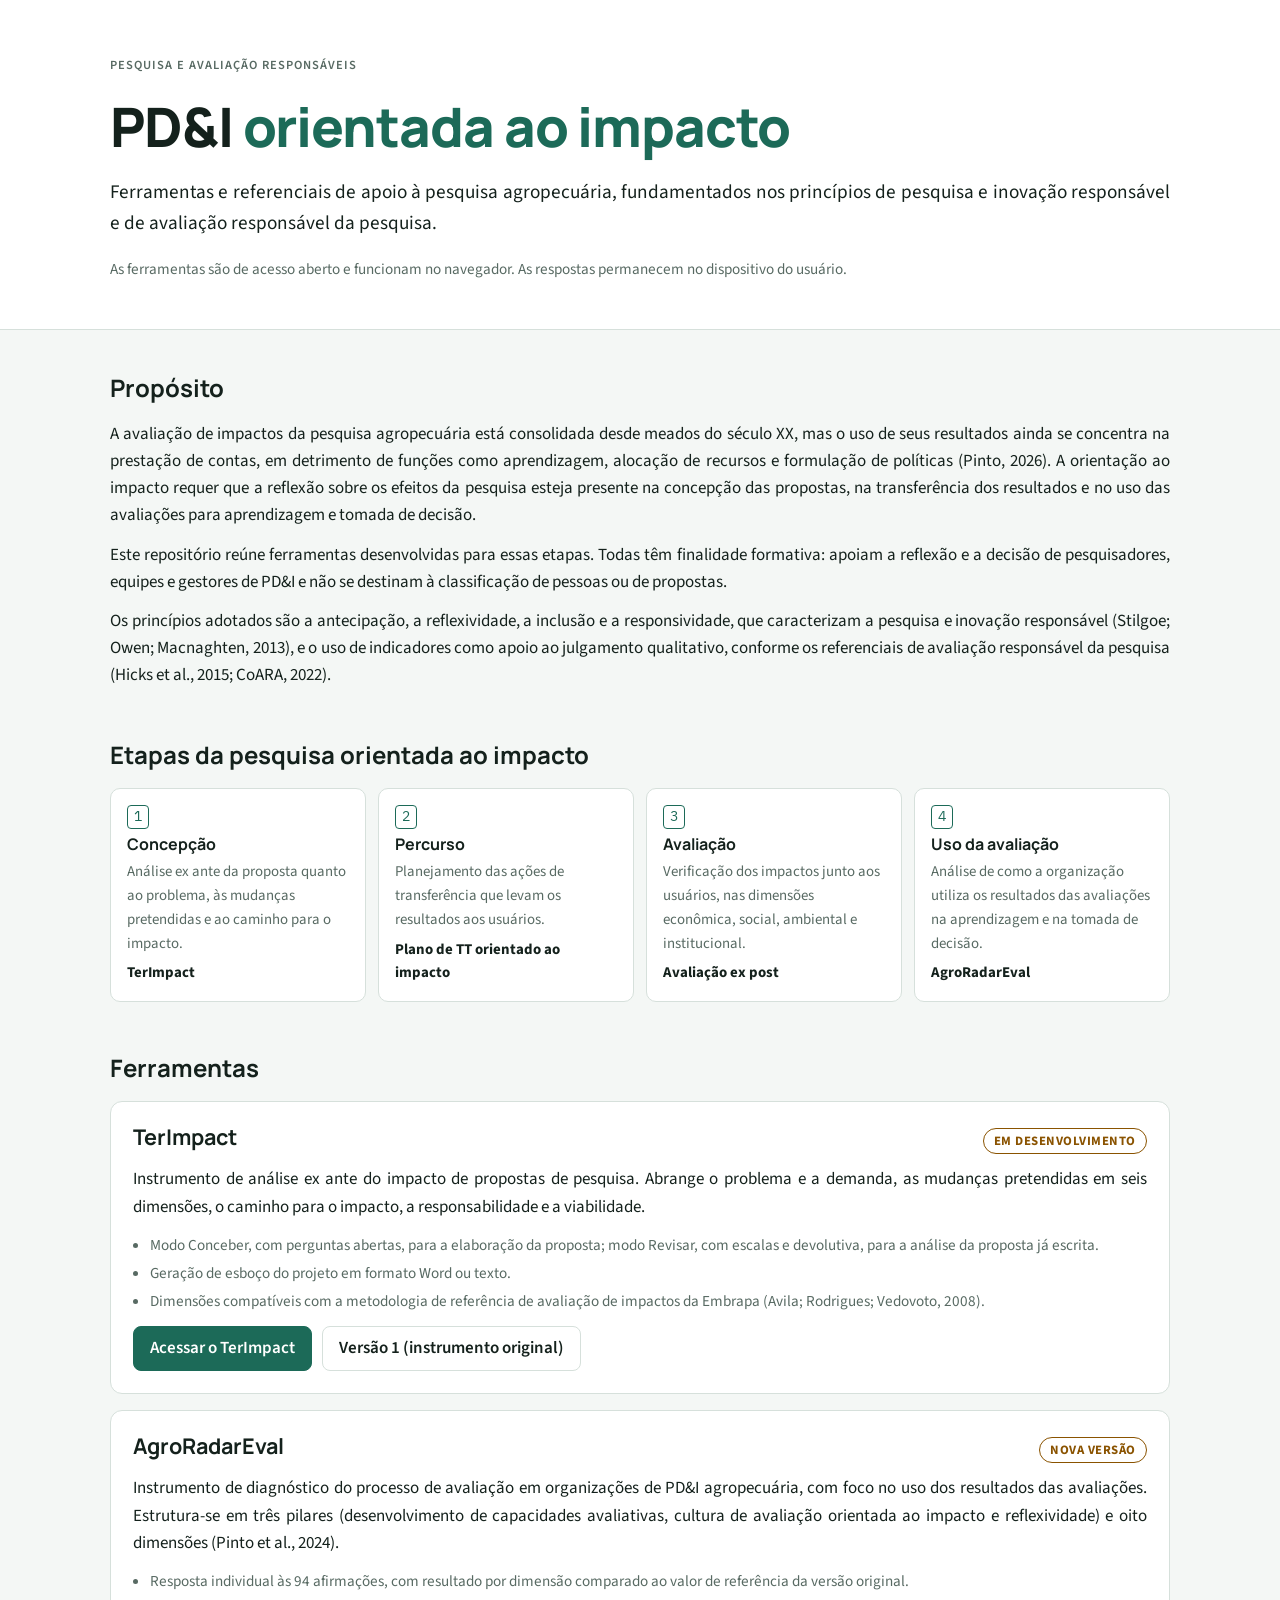
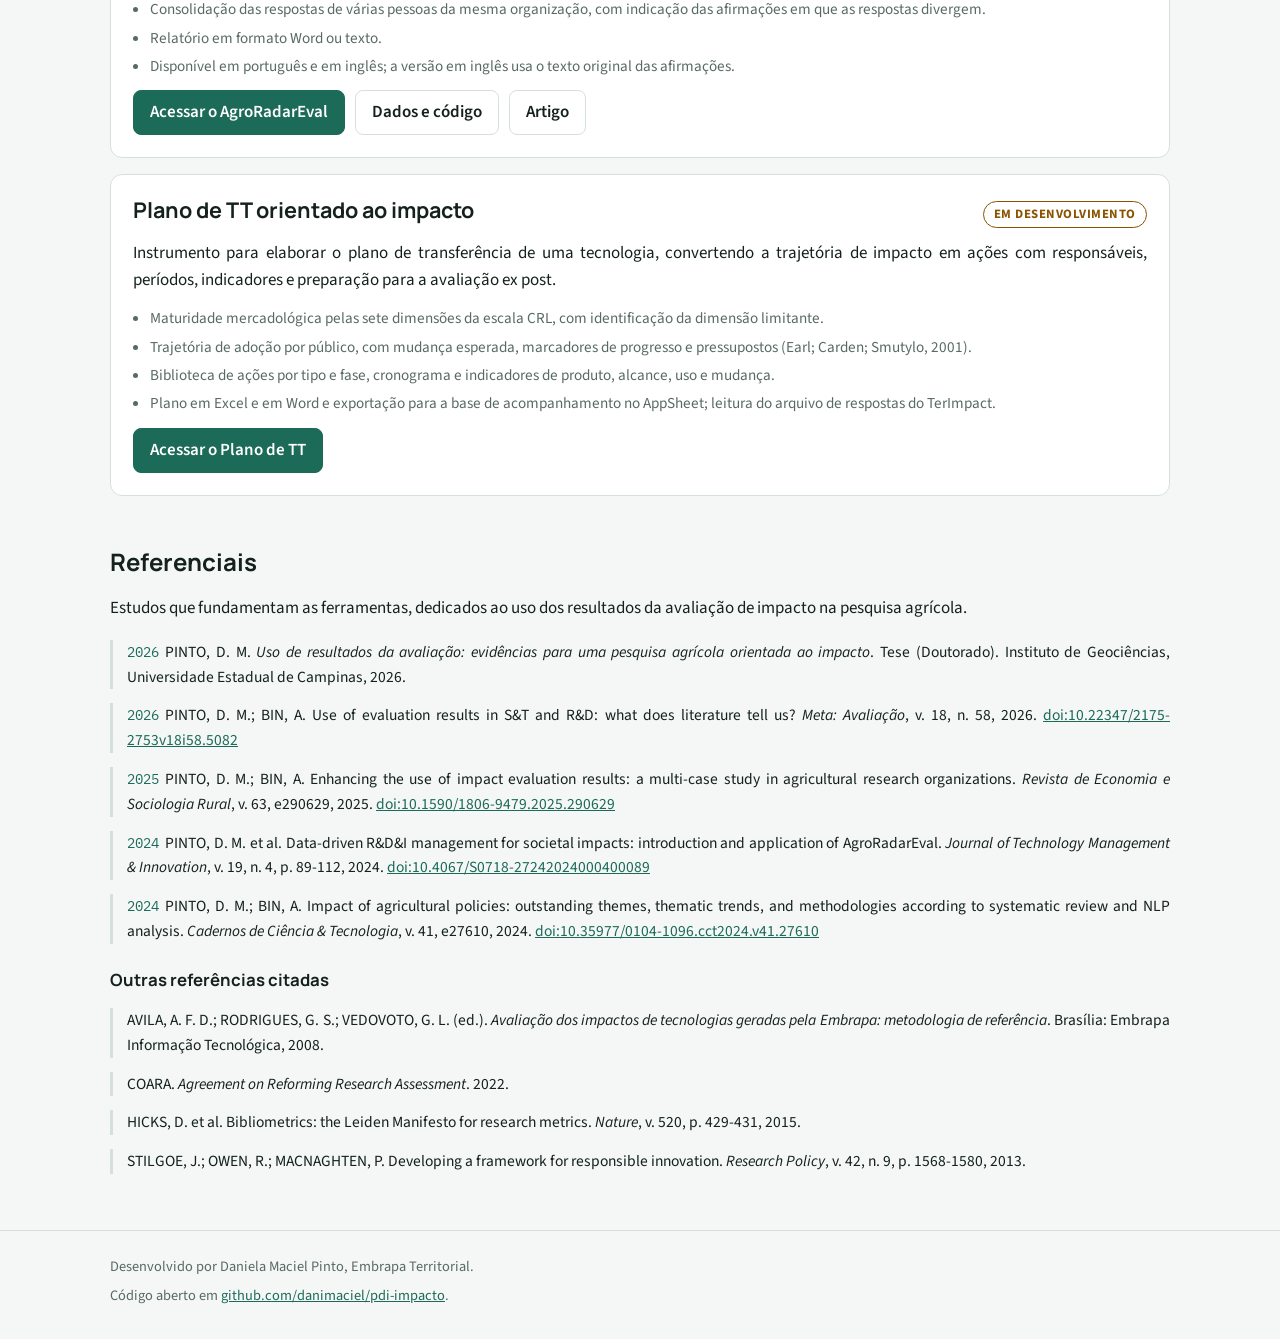
<file: index.html>
<!doctype html>
<html lang="pt-BR">
<head>
<meta charset="utf-8">
<meta name="viewport" content="width=device-width, initial-scale=1, viewport-fit=cover">
<title>PD&amp;I orientada ao impacto</title>
<meta name="description" content="Ferramentas e referenciais para uma pesquisa agropecuária orientada ao impacto, com base em pesquisa e inovação responsável e em avaliação responsável da pesquisa.">
<link rel="preconnect" href="https://fonts.googleapis.com">
<link rel="preconnect" href="https://fonts.gstatic.com" crossorigin>
<link rel="stylesheet" href="https://fonts.googleapis.com/css2?family=IBM+Plex+Mono:wght@500&family=Manrope:wght@600;700;800&family=Source+Sans+3:wght@400;600;700&display=swap">
<style>
/* Layout: coluna de leitura com faixa de abertura, ciclo em quatro tempos e cartões das ferramentas. */
:root {
  --bg: #f4f7f5; --surface: #ffffff; --fg: #14211c; --muted: #586a63; --line: #d6e0db;
  --accent: #1c6a58; --accent-fg: #ffffff; --accent-soft: #e1efe9; --earth: #8a5300;
  --font-display: "Manrope", "Segoe UI", system-ui, sans-serif;
  --font-body: "Source Sans 3", "Segoe UI", system-ui, sans-serif;
  --font-mono: "IBM Plex Mono", ui-monospace, monospace;
}
@media (prefers-color-scheme: dark) {
  :root:not([data-theme="light"]) {
    --bg: #0e1412; --surface: #161f1c; --fg: #e3ebe7; --muted: #98a9a2; --line: #2a3632;
    --accent: #5dbfa3; --accent-fg: #08201a; --accent-soft: #1a2f28; --earth: #e3a64c; color-scheme: dark;
  }
}
:root[data-theme="dark"] {
  --bg: #0e1412; --surface: #161f1c; --fg: #e3ebe7; --muted: #98a9a2; --line: #2a3632;
  --accent: #5dbfa3; --accent-fg: #08201a; --accent-soft: #1a2f28; --earth: #e3a64c; color-scheme: dark;
}
* { box-sizing: border-box; }
html { padding-top: env(safe-area-inset-top, 0px); padding-bottom: env(safe-area-inset-bottom, 0px); }
body { margin: 0; background: var(--bg); color: var(--fg); font-family: var(--font-body); font-size: 17px; line-height: 1.6; }
h1, h2, h3 { font-family: var(--font-display); line-height: 1.2; text-wrap: balance; margin: 0; }
p { margin: 0; }
a { color: var(--accent); }
:focus-visible { outline: 3px solid var(--accent); outline-offset: 2px; }
.wrap { max-width: 1100px; margin: 0 auto; padding-left: max(20px, env(safe-area-inset-left, 0px)); padding-right: max(20px, env(safe-area-inset-right, 0px)); }
.eyebrow { font-size: 0.78rem; text-transform: uppercase; letter-spacing: 0.08em; color: var(--muted); font-weight: 600; }

.hero { background: var(--surface); border-bottom: 1px solid var(--line); }
.hero .wrap { padding-block: 56px 48px; display: grid; gap: 18px; }
.hero h1 { font-size: clamp(2.2rem, 6vw, 3.4rem); font-weight: 800; letter-spacing: -0.02em; }
.hero h1 span { color: var(--accent); }
.hero .lead { font-size: 1.2rem; }
.hero .meta { color: var(--muted); font-size: 0.95rem; }

main .wrap { padding-block: 44px 56px; display: grid; gap: 52px; }
section { display: grid; gap: 18px; }
section > h2 { font-size: 1.5rem; }
.prose { display: grid; gap: 12px; }

.cycle { list-style: none; margin: 0; padding: 0; display: grid; grid-template-columns: repeat(4, minmax(0, 1fr)); gap: 12px; counter-reset: c; }
@media (max-width: 760px) { .cycle { grid-template-columns: repeat(2, minmax(0, 1fr)); } }
@media (max-width: 440px) { .cycle { grid-template-columns: 1fr; } }
.cycle li { background: var(--surface); border: 1px solid var(--line); border-radius: 10px; padding: 16px; display: grid; gap: 6px; align-content: start; counter-increment: c; min-width: 0; }
.cycle li::before { content: counter(c); font-family: var(--font-mono); font-size: 0.85rem; color: var(--accent); border: 1px solid var(--accent); border-radius: 4px; padding: 0 6px; justify-self: start; }
.cycle h3 { font-size: 1rem; }
.cycle p { font-size: 0.93rem; color: var(--muted); }
.cycle .tool { font-weight: 700; color: var(--fg); }

.tools { display: grid; gap: 16px; }
.tool-card { background: var(--surface); border: 1px solid var(--line); border-radius: 12px; padding: 22px; display: grid; gap: 12px; min-width: 0; }
.tool-head { display: flex; flex-wrap: wrap; align-items: baseline; justify-content: space-between; gap: 8px 16px; }
.tool-card h3 { font-size: 1.35rem; }
.status { font-size: 0.8rem; font-weight: 700; letter-spacing: 0.04em; text-transform: uppercase; padding: 2px 10px; border-radius: 999px; border: 1px solid currentColor; }
.status.dev { color: var(--earth); }
.status.ok { color: var(--accent); }
.status.soon { color: var(--muted); }
.tool-card ul { margin: 0; padding-left: 1.1em; display: grid; gap: 4px; color: var(--muted); font-size: 0.95rem; }
.actions { display: flex; flex-wrap: wrap; gap: 10px; }
.btn { display: inline-flex; align-items: center; min-height: 44px; padding: 8px 16px; border-radius: 8px; border: 1px solid var(--line); background: var(--surface); color: var(--fg); font-weight: 600; text-decoration: none; }
.btn:hover { border-color: var(--accent); }
.btn.primary { background: var(--accent); border-color: var(--accent); color: var(--accent-fg); }

.refs { list-style: none; margin: 0; padding: 0; display: grid; gap: 14px; }
.refs li { padding-left: 14px; border-left: 3px solid var(--line); font-size: 0.97rem; }
.refs .year { font-family: var(--font-mono); font-size: 0.85rem; color: var(--accent); margin-right: 6px; }
p, .refs li, .tool-card li { text-align: justify; hyphens: auto; }
.cycle p { text-align: left; }
.refs + h3 { font-size: 1.05rem; margin-top: 8px; }

footer { border-top: 1px solid var(--line); }
footer .wrap { padding-block: 24px 32px; color: var(--muted); font-size: 0.9rem; display: grid; gap: 6px; }
</style>
</head>
<body>
<header class="hero">
  <div class="wrap">
    <p class="eyebrow">Pesquisa e avaliação responsáveis</p>
    <h1>PD&amp;I <span>orientada ao impacto</span></h1>
    <p class="lead">Ferramentas e referenciais de apoio à pesquisa agropecuária, fundamentados nos princípios de pesquisa e inovação responsável e de avaliação responsável da pesquisa.</p>
    <p class="meta">As ferramentas são de acesso aberto e funcionam no navegador. As respostas permanecem no dispositivo do usuário.</p>
  </div>
</header>

<main>
  <div class="wrap">

    <section aria-labelledby="proposito">
      <h2 id="proposito">Propósito</h2>
      <div class="prose">
        <p>A avaliação de impactos da pesquisa agropecuária está consolidada desde meados do século XX, mas o uso de seus resultados ainda se concentra na prestação de contas, em detrimento de funções como aprendizagem, alocação de recursos e formulação de políticas (Pinto, 2026). A orientação ao impacto requer que a reflexão sobre os efeitos da pesquisa esteja presente na concepção das propostas, na transferência dos resultados e no uso das avaliações para aprendizagem e tomada de decisão.</p>
        <p>Este repositório reúne ferramentas desenvolvidas para essas etapas. Todas têm finalidade formativa: apoiam a reflexão e a decisão de pesquisadores, equipes e gestores de PD&amp;I e não se destinam à classificação de pessoas ou de propostas.</p>
        <p>Os princípios adotados são a antecipação, a reflexividade, a inclusão e a responsividade, que caracterizam a pesquisa e inovação responsável (Stilgoe; Owen; Macnaghten, 2013), e o uso de indicadores como apoio ao julgamento qualitativo, conforme os referenciais de avaliação responsável da pesquisa (Hicks et al., 2015; CoARA, 2022).</p>
      </div>
    </section>

    <section aria-labelledby="ciclo">
      <h2 id="ciclo">Etapas da pesquisa orientada ao impacto</h2>
      <ol class="cycle">
        <li><h3>Concepção</h3><p>Análise ex ante da proposta quanto ao problema, às mudanças pretendidas e ao caminho para o impacto.</p><p class="tool">TerImpact</p></li>
        <li><h3>Percurso</h3><p>Planejamento das ações de transferência que levam os resultados aos usuários.</p><p class="tool">Plano de TT orientado ao impacto</p></li>
        <li><h3>Avaliação</h3><p>Verificação dos impactos junto aos usuários, nas dimensões econômica, social, ambiental e institucional.</p><p class="tool">Avaliação ex post</p></li>
        <li><h3>Uso da avaliação</h3><p>Análise de como a organização utiliza os resultados das avaliações na aprendizagem e na tomada de decisão.</p><p class="tool">AgroRadarEval</p></li>
      </ol>
    </section>

    <section aria-labelledby="ferramentas">
      <h2 id="ferramentas">Ferramentas</h2>
      <div class="tools">

        <article class="tool-card">
          <div class="tool-head"><h3>TerImpact</h3><span class="status dev">Em desenvolvimento</span></div>
          <p>Instrumento de análise ex ante do impacto de propostas de pesquisa. Abrange o problema e a demanda, as mudanças pretendidas em seis dimensões, o caminho para o impacto, a responsabilidade e a viabilidade.</p>
          <ul>
            <li>Modo Conceber, com perguntas abertas, para a elaboração da proposta; modo Revisar, com escalas e devolutiva, para a análise da proposta já escrita.</li>
            <li>Geração de esboço do projeto em formato Word ou texto.</li>
            <li>Dimensões compatíveis com a metodologia de referência de avaliação de impactos da Embrapa (Avila; Rodrigues; Vedovoto, 2008).</li>
          </ul>
          <div class="actions">
            <a class="btn primary" href="terimpact/">Acessar o TerImpact</a>
            <a class="btn" href="terimpact/v1/">Versão 1 (instrumento original)</a>
          </div>
        </article>

        <article class="tool-card">
          <div class="tool-head"><h3>AgroRadarEval</h3><span class="status dev">Nova versão</span></div>
          <p>Instrumento de diagnóstico do processo de avaliação em organizações de PD&amp;I agropecuária, com foco no uso dos resultados das avaliações. Estrutura-se em três pilares (desenvolvimento de capacidades avaliativas, cultura de avaliação orientada ao impacto e reflexividade) e oito dimensões (Pinto et al., 2024).</p>
          <ul>
            <li>Resposta individual às 94 afirmações, com resultado por dimensão comparado ao valor de referência da versão original.</li>
            <li>Consolidação das respostas de várias pessoas da mesma organização, com indicação das afirmações em que as respostas divergem.</li>
            <li>Relatório em formato Word ou texto.</li>
            <li>Disponível em português e em inglês; a versão em inglês usa o texto original das afirmações.</li>
          </ul>
          <div class="actions">
            <a class="btn primary" href="agroradareval/">Acessar o AgroRadarEval</a>
            <a class="btn" href="https://github.com/danimaciel/agroradareval">Dados e código</a>
            <a class="btn" href="https://doi.org/10.4067/S0718-27242024000400089">Artigo</a>
          </div>
        </article>

        <article class="tool-card">
          <div class="tool-head"><h3>Plano de TT orientado ao impacto</h3><span class="status dev">Em desenvolvimento</span></div>
          <p>Instrumento para elaborar o plano de transferência de uma tecnologia, convertendo a trajetória de impacto em ações com responsáveis, períodos, indicadores e preparação para a avaliação ex post.</p>
          <ul>
            <li>Maturidade mercadológica pelas sete dimensões da escala CRL, com identificação da dimensão limitante.</li>
            <li>Trajetória de adoção por público, com mudança esperada, marcadores de progresso e pressupostos (Earl; Carden; Smutylo, 2001).</li>
            <li>Biblioteca de ações por tipo e fase, cronograma e indicadores de produto, alcance, uso e mudança.</li>
            <li>Plano em Excel e em Word e exportação para a base de acompanhamento no AppSheet; leitura do arquivo de respostas do TerImpact.</li>
          </ul>
          <div class="actions">
            <a class="btn primary" href="plano-tt/">Acessar o Plano de TT</a>
          </div>
        </article>

      </div>
    </section>

    <section aria-labelledby="referenciais">
      <h2 id="referenciais">Referenciais</h2>
      <p class="prose">Estudos que fundamentam as ferramentas, dedicados ao uso dos resultados da avaliação de impacto na pesquisa agrícola.</p>
      <ul class="refs">
        <li><span class="year">2026</span>PINTO, D. M. <em>Uso de resultados da avaliação: evidências para uma pesquisa agrícola orientada ao impacto</em>. Tese (Doutorado). Instituto de Geociências, Universidade Estadual de Campinas, 2026.</li>
        <li><span class="year">2026</span>PINTO, D. M.; BIN, A. Use of evaluation results in S&amp;T and R&amp;D: what does literature tell us? <em>Meta: Avaliação</em>, v. 18, n. 58, 2026. <a href="https://doi.org/10.22347/2175-2753v18i58.5082">doi:10.22347/2175-2753v18i58.5082</a></li>
        <li><span class="year">2025</span>PINTO, D. M.; BIN, A. Enhancing the use of impact evaluation results: a multi-case study in agricultural research organizations. <em>Revista de Economia e Sociologia Rural</em>, v. 63, e290629, 2025. <a href="https://doi.org/10.1590/1806-9479.2025.290629">doi:10.1590/1806-9479.2025.290629</a></li>
        <li><span class="year">2024</span>PINTO, D. M. et al. Data-driven R&amp;D&amp;I management for societal impacts: introduction and application of AgroRadarEval. <em>Journal of Technology Management &amp; Innovation</em>, v. 19, n. 4, p. 89-112, 2024. <a href="https://doi.org/10.4067/S0718-27242024000400089">doi:10.4067/S0718-27242024000400089</a></li>
        <li><span class="year">2024</span>PINTO, D. M.; BIN, A. Impact of agricultural policies: outstanding themes, thematic trends, and methodologies according to systematic review and NLP analysis. <em>Cadernos de Ciência &amp; Tecnologia</em>, v. 41, e27610, 2024. <a href="https://doi.org/10.35977/0104-1096.cct2024.v41.27610">doi:10.35977/0104-1096.cct2024.v41.27610</a></li>
      </ul>
      <h3>Outras referências citadas</h3>
      <ul class="refs">
        <li>AVILA, A. F. D.; RODRIGUES, G. S.; VEDOVOTO, G. L. (ed.). <em>Avaliação dos impactos de tecnologias geradas pela Embrapa: metodologia de referência</em>. Brasília: Embrapa Informação Tecnológica, 2008.</li>
        <li>COARA. <em>Agreement on Reforming Research Assessment</em>. 2022.</li>
        <li>HICKS, D. et al. Bibliometrics: the Leiden Manifesto for research metrics. <em>Nature</em>, v. 520, p. 429-431, 2015.</li>
        <li>STILGOE, J.; OWEN, R.; MACNAGHTEN, P. Developing a framework for responsible innovation. <em>Research Policy</em>, v. 42, n. 9, p. 1568-1580, 2013.</li>
      </ul>
    </section>

  </div>
</main>

<footer>
  <div class="wrap">
    <p>Desenvolvido por Daniela Maciel Pinto, Embrapa Territorial.</p>
    <p>Código aberto em <a href="https://github.com/danimaciel/pdi-impacto">github.com/danimaciel/pdi-impacto</a>.</p>
  </div>
</footer>
</body>
</html>
</file>
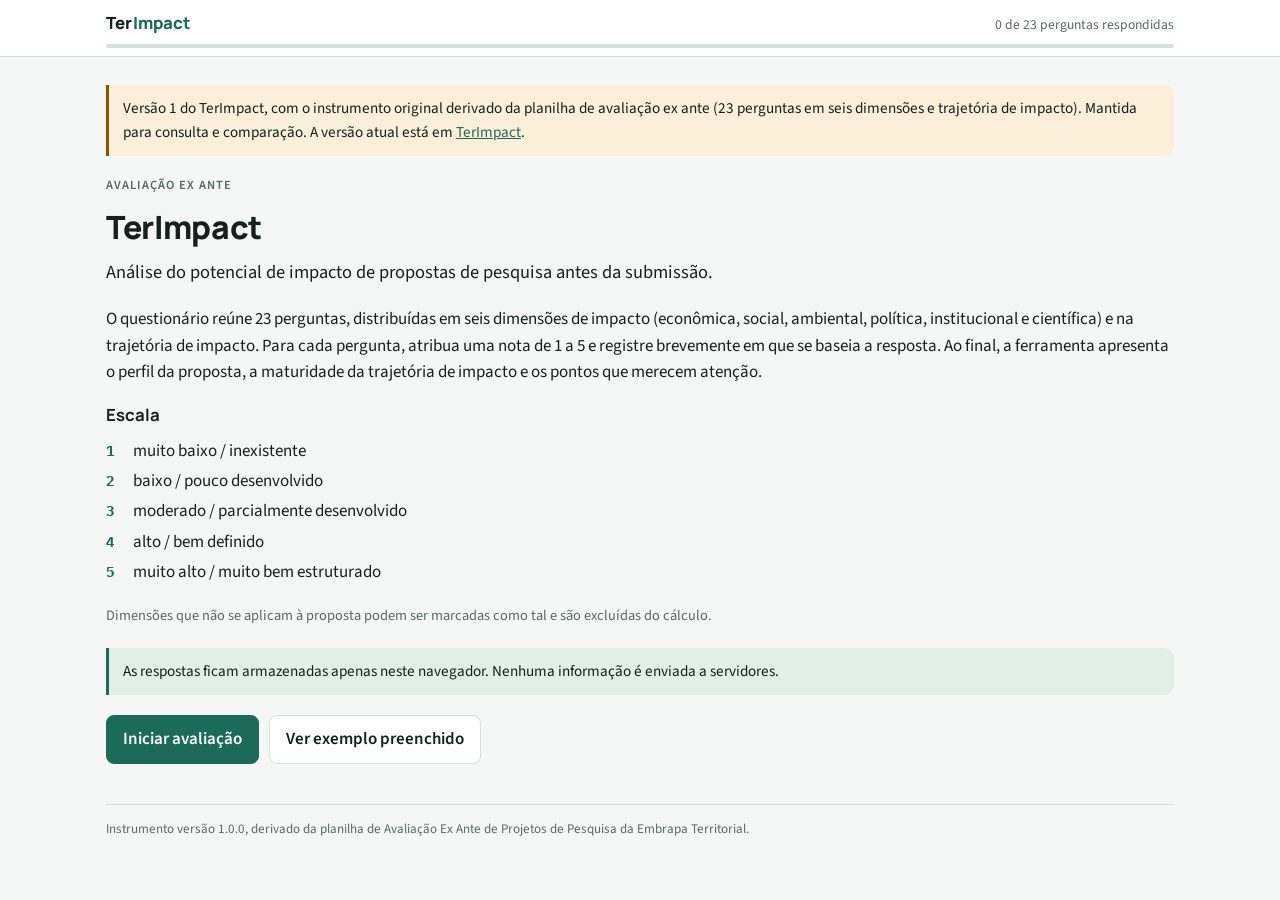
<file: terimpact/v1/index.html>
<!doctype html>
<html lang="pt-BR">
<head>
<meta charset="utf-8">
<meta name="viewport" content="width=device-width, initial-scale=1, viewport-fit=cover">
<meta name="description" content="Avaliação ex ante do potencial de impacto de propostas de pesquisa.">
<title>TerImpact, versão 1</title>
<meta name="claude:viewport-fit-sides" content="cover">
<link rel="preconnect" href="https://fonts.googleapis.com">
<link rel="preconnect" href="https://fonts.gstatic.com" crossorigin>
<link rel="stylesheet" href="https://fonts.googleapis.com/css2?family=IBM+Plex+Mono:wght@500&family=Manrope:wght@600;700;800&family=Source+Sans+3:wght@400;600;700&display=swap">
<style>
/* Layout: coluna única de leitura (até 760px), cabeçalho fixo com progresso, etapas em sequência. */
:root {
  --bg: #f4f7f5;
  --surface: #ffffff;
  --fg: #14211c;
  --muted: #586a63;
  --line: #d6e0db;
  --accent: #1c6a58;
  --accent-fg: #ffffff;
  --accent-soft: #e1efe9;
  --warn: #8a5300;
  --warn-soft: #fbefd9;
  --crit: #a02f29;
  --crit-soft: #f8e2df;
  --ok: #2c7a47;
  --font-display: "Manrope", "Segoe UI", system-ui, sans-serif;
  --font-body: "Source Sans 3", "Segoe UI", system-ui, sans-serif;
  --font-mono: "IBM Plex Mono", ui-monospace, "Cascadia Mono", monospace;
  --radius: 10px;
}
@media (prefers-color-scheme: dark) {
  :root:not([data-theme="light"]) {
    --bg: #0e1412; --surface: #161f1c; --fg: #e3ebe7; --muted: #98a9a2; --line: #2a3632;
    --accent: #5dbfa3; --accent-fg: #08201a; --accent-soft: #1a2f28;
    --warn: #e3a64c; --warn-soft: #33270f; --crit: #ee837b; --crit-soft: #3a1c1a; --ok: #6cc58a;
    color-scheme: dark;
  }
}
:root[data-theme="dark"] {
  --bg: #0e1412; --surface: #161f1c; --fg: #e3ebe7; --muted: #98a9a2; --line: #2a3632;
  --accent: #5dbfa3; --accent-fg: #08201a; --accent-soft: #1a2f28;
  --warn: #e3a64c; --warn-soft: #33270f; --crit: #ee837b; --crit-soft: #3a1c1a; --ok: #6cc58a;
  color-scheme: dark;
}

* { box-sizing: border-box; }
[hidden] { display: none !important; }
body {
  background: var(--bg);
  color: var(--fg);
  font-family: var(--font-body);
  font-size: 17px;
  line-height: 1.55;
  margin: 0;
}
body::before {
  content: ""; position: fixed; inset: 0 0 auto; height: env(safe-area-inset-top, 0px);
  z-index: 10; background: var(--surface);
}
h1, h2, h3 { font-family: var(--font-display); line-height: 1.2; text-wrap: balance; margin: 0; }
h1 { font-size: 2rem; font-weight: 800; letter-spacing: -0.01em; }
h2 { font-size: 1.45rem; font-weight: 700; }
h3 { font-size: 1.05rem; font-weight: 700; }
p { margin: 0; }
a { color: var(--accent); }
button, input, select, textarea { font: inherit; color: inherit; }
:focus-visible { outline: 3px solid var(--accent); outline-offset: 2px; }

.wrap {
  max-width: 1100px; margin: 0 auto;
  padding-left: max(16px, env(safe-area-inset-left, 0px));
  padding-right: max(16px, env(safe-area-inset-right, 0px));
}

/* Cabeçalho */
.top {
  position: sticky; top: env(safe-area-inset-top, 0px); z-index: 5;
  background: var(--surface); border-bottom: 1px solid var(--line);
}
.top .wrap { padding-block: 10px 8px; display: grid; gap: 8px; }
.top-row { display: flex; align-items: baseline; justify-content: space-between; gap: 12px; }
.brand { font-family: var(--font-display); font-weight: 800; font-size: 1.05rem; letter-spacing: 0.01em; }
.brand span { color: var(--accent); }
.status { font-size: 0.85rem; color: var(--muted); font-variant-numeric: tabular-nums; text-align: right; }
.bar { height: 4px; background: var(--line); border-radius: 2px; overflow: hidden; }
.bar i { display: block; height: 100%; background: var(--accent); width: 0; transition: width .25s; }
.chips { display: flex; gap: 6px; overflow-x: auto; padding-bottom: 2px; scrollbar-width: none; }
.chips::-webkit-scrollbar { display: none; }
.chip {
  flex: 0 0 auto; border: 1px solid var(--line); background: transparent; border-radius: 999px;
  padding: 3px 11px; font-size: 0.85rem; cursor: pointer; color: var(--muted); white-space: nowrap;
}
.chip[aria-current="step"] { background: var(--accent); border-color: var(--accent); color: var(--accent-fg); }
.chip.done { color: var(--fg); border-color: var(--accent); }

main .wrap { padding-block: 28px 48px; display: grid; gap: 24px; }

.eyebrow { font-size: 0.78rem; text-transform: uppercase; letter-spacing: 0.08em; color: var(--muted); font-weight: 600; }
.lead { font-size: 1.15rem; color: var(--fg); }
.muted { color: var(--muted); }
.small { font-size: 0.9rem; }
.stack { display: grid; gap: 12px; }
.stack-lg { display: grid; gap: 20px; }

.note {
  border-left: 3px solid var(--accent); background: var(--accent-soft);
  padding: 12px 14px; border-radius: 0 var(--radius) var(--radius) 0; font-size: 0.95rem;
}
.note.example { border-color: var(--warn); background: var(--warn-soft); }

/* Botões */
.actions { display: flex; flex-wrap: wrap; gap: 10px; }
.btn {
  border: 1px solid var(--line); background: var(--surface); border-radius: 8px;
  padding: 10px 16px; cursor: pointer; font-weight: 600; min-height: 44px;
}
.btn:hover { border-color: var(--accent); }
.btn.primary { background: var(--accent); border-color: var(--accent); color: var(--accent-fg); }
.btn.link { border: none; background: none; padding: 10px 4px; color: var(--accent); text-decoration: underline; }
.btn.danger { color: var(--crit); }
.nav { display: flex; justify-content: space-between; gap: 10px; border-top: 1px solid var(--line); padding-top: 20px; }

/* Escala no início */
.scale { list-style: none; margin: 0; padding: 0; display: grid; gap: 4px; }
.scale li { display: flex; gap: 10px; align-items: baseline; }
.scale b { font-family: var(--font-mono); font-size: 0.9rem; width: 1.2em; color: var(--accent); }

/* Formulário da proposta */
.field { display: grid; gap: 6px; }
.field label, .field legend { font-weight: 600; font-size: 0.95rem; }
.field .hint { font-size: 0.85rem; color: var(--muted); }
input[type="text"], input[type="number"], select, textarea {
  width: 100%; border: 1px solid var(--line); border-radius: 8px; background: var(--surface);
  padding: 10px 12px; min-height: 44px;
}
textarea { min-height: 76px; resize: vertical; line-height: 1.45; }
fieldset { border: none; margin: 0; padding: 0; }
.checks { display: grid; grid-template-columns: repeat(auto-fill, minmax(200px, 1fr)); gap: 6px 16px; margin-top: 4px; }
.checks label { display: flex; gap: 8px; align-items: center; font-weight: 400; min-height: 36px; }
.checks input { width: 18px; height: 18px; accent-color: var(--accent); }
.grid2 { display: grid; grid-template-columns: repeat(auto-fit, minmax(240px, 1fr)); gap: 16px; }

/* Pertinência */
.segment { display: inline-flex; border: 1px solid var(--line); border-radius: 8px; overflow: hidden; flex-wrap: wrap; }
.segment button { border: none; background: var(--surface); padding: 9px 14px; cursor: pointer; min-height: 44px; }
.segment button + button { border-left: 1px solid var(--line); }
.segment button[aria-pressed="true"] { background: var(--accent); color: var(--accent-fg); font-weight: 600; }

/* Itens */
.item {
  background: var(--surface); border: 1px solid var(--line); border-radius: var(--radius);
  padding: 16px; display: grid; gap: 12px;
}
.item-head { display: flex; gap: 10px; align-items: baseline; }
.code {
  font-family: var(--font-mono); font-size: 0.8rem; font-weight: 500; color: var(--accent);
  border: 1px solid var(--accent); border-radius: 4px; padding: 0 5px; flex: 0 0 auto;
}
.q { font-weight: 600; min-width: 0; }
.scores { display: grid; grid-template-columns: repeat(5, 1fr); gap: 6px; }
.score {
  border: 1px solid var(--line); background: var(--bg); border-radius: 8px; cursor: pointer;
  padding: 8px 4px; display: grid; gap: 2px; justify-items: center; min-height: 48px; text-align: center;
}
.score b { font-family: var(--font-display); font-size: 1.15rem; font-variant-numeric: tabular-nums; }
.score small { display: none; font-size: 0.72rem; line-height: 1.2; color: var(--muted); }
.score[aria-pressed="true"] { background: var(--accent); border-color: var(--accent); color: var(--accent-fg); }
.score[aria-pressed="true"] small { color: var(--accent-fg); }
.anchor { font-size: 0.9rem; color: var(--muted); min-height: 1.4em; }
@media (min-width: 620px) {
  .score small { display: block; }
  .anchor { display: none; }
}

/* Resultado */
.cards { display: grid; grid-template-columns: repeat(auto-fit, minmax(190px, 1fr)); gap: 12px; }
.card { background: var(--surface); border: 1px solid var(--line); border-radius: var(--radius); padding: 14px 16px; display: grid; gap: 2px; align-content: start; }
.card .v { font-family: var(--font-display); font-size: 2rem; font-weight: 800; font-variant-numeric: tabular-nums; }
.card .v small { font-size: 0.95rem; font-weight: 600; color: var(--muted); }
.panel { background: var(--surface); border: 1px solid var(--line); border-radius: var(--radius); padding: 16px; display: grid; gap: 14px; min-width: 0; }
.radar { width: 100%; max-width: 460px; height: auto; justify-self: center; display: block; }
.radar text { fill: var(--fg); font-family: var(--font-body); font-size: 15px; }
.radar .na { fill: var(--muted); }
.radar .ring { fill: none; stroke: var(--line); }
.radar .axis { stroke: var(--line); }
.radar .shape { fill: var(--accent); fill-opacity: 0.18; stroke: var(--accent); stroke-width: 2; }
.radar .pt { fill: var(--accent); }
.radar .tick { fill: var(--muted); font-size: 10px; font-family: var(--font-mono); }
.table-wrap { overflow-x: auto; }
table { border-collapse: collapse; width: 100%; font-size: 0.95rem; }
th, td { text-align: left; padding: 7px 8px; border-bottom: 1px solid var(--line); vertical-align: top; }
th { font-weight: 600; color: var(--muted); font-size: 0.85rem; }
td.num { font-variant-numeric: tabular-nums; text-align: right; white-space: nowrap; }
.bars { display: grid; gap: 10px; }
.brow { display: grid; grid-template-columns: minmax(0, 1fr) 2.2em; gap: 4px 10px; align-items: center; }
.brow .lbl { font-size: 0.92rem; grid-column: 1 / -1; }
.brow .track { height: 10px; background: var(--bg); border: 1px solid var(--line); border-radius: 5px; overflow: hidden; }
.brow .track i { display: block; height: 100%; background: var(--accent); }
.brow .n { font-variant-numeric: tabular-nums; text-align: right; font-weight: 600; }

.alerts { list-style: none; margin: 0; padding: 0; display: grid; gap: 8px; }
.alerts li { padding: 10px 12px 10px 14px; border-radius: 8px; border-left: 4px solid var(--warn); background: var(--warn-soft); font-size: 0.95rem; }
.alerts li.crit { border-color: var(--crit); background: var(--crit-soft); }
.alerts li.info { border-color: var(--accent); background: var(--accent-soft); }
.alerts .tag { display: block; font-size: 0.72rem; text-transform: uppercase; letter-spacing: 0.07em; font-weight: 700; color: var(--muted); }

.weak { display: grid; gap: 12px; }
.weak-dim { display: grid; gap: 6px; }
.weak-dim ul { margin: 0; padding-left: 1.1em; display: grid; gap: 4px; }
.guide { font-style: italic; color: var(--muted); font-size: 0.95rem; }

details { border-top: 1px solid var(--line); padding-top: 12px; }
summary { cursor: pointer; font-weight: 600; }
details > div { margin-top: 10px; display: grid; gap: 8px; }

.confirm { display: flex; flex-wrap: wrap; gap: 10px; align-items: center; padding: 12px; border: 1px solid var(--crit); border-radius: 8px; }
.msg { font-size: 0.92rem; }
.msg.err { color: var(--crit); }
.msg.ok { color: var(--ok); }
.footer { font-size: 0.82rem; color: var(--muted); border-top: 1px solid var(--line); padding-top: 14px; }

@media (prefers-reduced-motion: reduce) { .bar i { transition: none; } }

@media print {
  .top, .nav, .no-print, body::before { display: none !important; }
  body { background: #fff; color: #000; font-size: 11pt; }
  .panel, .card, .item { border-color: #bbb; break-inside: avoid; }
}

</style>
</head>
<body>
<div id="app"></div>
<script type="application/json" id="instrumento">{"instrumento": "TerImpact - Avaliação Ex Ante", "versao": "1.0.0", "origem": "TerImpact - Avaliação Ex Ante (com dimensão Científica).xlsx", "escala": {"min": 1, "max": 5, "rotulos": ["muito baixo / inexistente", "baixo / pouco desenvolvido", "moderado / parcialmente desenvolvido", "alto / bem definido", "muito alto / muito bem estruturado"]}, "dimensoes": [{"id": "economica", "nome": "Econômica", "bloco": "impacto_potencial", "itens": [{"codigo": "E1", "pergunta": "Qual o potencial da proposta para gerar ganhos de eficiência econômica ou produtiva?", "ancoras": ["muito baixo", "baixo", "moderado", "alto", "muito alto/transformador"]}, {"codigo": "E2", "pergunta": "Qual o potencial da proposta para reduzir custos, riscos ou perdas em sistemas produtivos ou institucionais?", "ancoras": ["muito baixo", "baixo", "moderado", "alto", "muito alto"]}, {"codigo": "E3", "pergunta": "Qual o potencial da proposta para criar ou fortalecer atividades econômicas, mercados ou oportunidades produtivas?", "ancoras": ["muito baixo", "baixo", "moderado", "alto", "muito alto"]}], "pergunta_guia": "Quem obtém o ganho econômico, de que ordem e em que prazo? Como ele poderá ser medido?"}, {"id": "social", "nome": "Social", "bloco": "impacto_potencial", "itens": [{"codigo": "S1", "pergunta": "Qual o potencial da proposta para beneficiar grupos sociais relevantes (produtores, comunidades, gestores públicos etc.)?", "ancoras": ["muito baixo", "baixo", "moderado", "alto", "muito alto"]}, {"codigo": "S2", "pergunta": "Qual o potencial da proposta para contribuir para inclusão social, redução de desigualdades ou fortalecimento de capacidades?", "ancoras": ["muito baixo", "baixo", "moderado", "alto", "muito alto"]}, {"codigo": "S3", "pergunta": "Qual o potencial da proposta para melhorar condições de vida, segurança alimentar ou acesso a recursos e serviços?", "ancoras": ["muito baixo", "baixo", "moderado", "alto", "muito alto"]}], "pergunta_guia": "Quais grupos se beneficiam, como serão envolvidos e como a proposta evita reproduzir desigualdades?"}, {"id": "ambiental", "nome": "Ambiental", "bloco": "impacto_potencial", "itens": [{"codigo": "A1", "pergunta": "Qual o potencial da proposta para contribuir para conservação de recursos naturais ou biodiversidade?", "ancoras": ["muito baixo", "baixo", "moderado", "alto", "muito alto"]}, {"codigo": "A2", "pergunta": "Qual o potencial da proposta para contribuir para mitigação ou adaptação às mudanças climáticas?", "ancoras": ["muito baixo", "baixo", "moderado", "alto", "muito alto"]}, {"codigo": "A3", "pergunta": "Qual o potencial da proposta para promover uso sustentável do território ou dos recursos naturais?", "ancoras": ["muito baixo", "baixo", "moderado", "alto", "muito alto"]}], "pergunta_guia": "Que recurso natural ou processo ambiental é afetado, em que escala territorial e com qual indicador?"}, {"id": "politica", "nome": "Política", "bloco": "impacto_potencial", "itens": [{"codigo": "P1", "pergunta": "Qual o potencial da proposta para informar ou apoiar processos de formulação de políticas públicas?", "ancoras": ["muito baixo", "baixo", "moderado", "alto", "muito alto"]}, {"codigo": "P2", "pergunta": "Qual o potencial da proposta para influenciar decisões de gestores públicos ou instituições?", "ancoras": ["muito baixo", "baixo", "moderado", "alto", "muito alto"]}, {"codigo": "P3", "pergunta": "Qual o potencial da proposta para gerar evidências ou instrumentos relevantes para políticas públicas?", "ancoras": ["muito baixo", "baixo", "moderado", "alto", "muito alto"]}], "pergunta_guia": "Que política, programa ou decisão pública a proposta pretende informar, e por qual canal os resultados chegarão aos gestores?"}, {"id": "institucional", "nome": "Institucional", "bloco": "impacto_potencial", "itens": [{"codigo": "I1", "pergunta": "Qual o potencial da proposta para fortalecer capacidades institucionais da Embrapa ou de parceiros?", "ancoras": ["muito baixo", "baixo", "moderado", "alto", "muito alto"]}, {"codigo": "I2", "pergunta": "Qual o potencial da proposta para gerar bases de dados, métodos ou ferramentas estratégicas?", "ancoras": ["muito baixo", "baixo", "moderado", "alto", "muito alto"]}, {"codigo": "I3", "pergunta": "Qual o potencial da proposta para fortalecer redes de colaboração ou posicionamento institucional da Embrapa?", "ancoras": ["muito baixo", "baixo", "moderado", "alto", "muito alto"]}], "pergunta_guia": "Que capacidade, base de dados, método ou rede permanecerá disponível após o término do projeto?"}, {"id": "cientifica", "nome": "Científica", "bloco": "impacto_potencial", "itens": [{"codigo": "C1", "pergunta": "Qual o potencial da proposta para gerar conhecimento original, relevante ou transformador para seu campo científico ou para campos relacionados?", "ancoras": ["muito baixo", "baixo", "moderado", "alto", "muito alto"]}, {"codigo": "C2", "pergunta": "Em que medida a proposta apresenta abordagem teórico-metodológica rigorosa, coerente e adequada para produzir resultados científicos válidos e confiáveis?", "ancoras": ["muito baixo", "baixo", "moderado", "alto", "muito alto"]}, {"codigo": "C3", "pergunta": "Qual o potencial da proposta para produzir resultados científicos verificáveis, comunicáveis e reutilizáveis, como publicações, dados, métodos, protocolos, modelos ou software?", "ancoras": ["muito baixo", "baixo", "moderado", "alto", "muito alto"]}], "pergunta_guia": "Qual a lacuna de conhecimento, qual o desenho metodológico e como os resultados poderão ser verificados e reutilizados?"}, {"id": "trajetoria", "nome": "Trajetória de impacto", "bloco": "trajetoria", "itens": [{"codigo": "T1", "pergunta": "Os usuários potenciais dos resultados estão claramente identificados?", "ancoras": ["inexistente", "pouco claro", "parcialmente identificado", "bem identificado", "muito claramente identificado"], "rotulo_curto": "Usuários identificados"}, {"codigo": "T2", "pergunta": "Existem parcerias institucionais relevantes associadas à proposta?", "ancoras": ["inexistentes", "fracas", "moderadas", "fortes", "muito fortes"], "rotulo_curto": "Parcerias institucionais"}, {"codigo": "T3", "pergunta": "Existe uma estratégia plausível de uso ou aplicação dos resultados?", "ancoras": ["nenhuma", "fraca", "parcial", "bem definida", "muito robusta"], "rotulo_curto": "Estratégia de uso"}, {"codigo": "T4", "pergunta": "A proposta se apoia em resultados prévios ou evidências existentes?", "ancoras": ["nenhuma", "limitada", "moderada", "forte", "muito forte"], "rotulo_curto": "Evidências prévias"}, {"codigo": "T5", "pergunta": "Existe capacidade institucional para implementação ou difusão dos resultados?", "ancoras": ["nenhuma", "limitada", "moderada", "forte", "muito forte"], "rotulo_curto": "Capacidade de implementação"}], "pergunta_guia": "Quem usará os resultados, com que apoio, e com base em que evidência prévia se espera esse uso?"}], "listas": {"Tipos_Projeto": ["Pesquisa científica", "Desenvolvimento metodológico", "Plataforma de dados", "Sistema de monitoramento", "Suporte a políticas públicas", "Outro"], "Escala_Territorial": ["Local", "Regional", "Nacional", "Internacional"], "Usuarios": ["Produtores rurais", "Gestores públicos", "Formuladores de políticas", "Setor privado", "Organizações sociais", "Pesquisadores", "Outros"], "Nivel_Transformacao": ["1 - Geração de conhecimento", "2 - Melhoria incremental", "3 - Método/ferramenta", "4 - Mudança de prática/processo", "5 - Transformação sistêmica"], "Classificacao": ["Baixa prioridade", "Prioridade média", "Alta prioridade"]}, "calculo": {"media_dimensao": "média simples dos itens", "impacto_potencial": "média simples das 6 médias de dimensão", "maturidade_trajetoria": "média simples de T1–T5", "indice_estrategico": "impacto_potencial * maturidade_trajetoria (1–25)", "classificacao": [{"rotulo": "Alta prioridade", "min": 15}, {"rotulo": "Prioridade média", "min": 10}, {"rotulo": "Baixa prioridade", "min": 0}]}, "pendencias_redacao": {"A1": "Alternativa sugerida em comentário: Qual o potencial da proposta para promover a conservação e o uso sustentável dos recursos naturais e da biodiversidade no território?", "A3": ["Alternativa sugerida: Qual o potencial da proposta para reduzir pressões ambientais ou impactos negativos sobre os recursos naturais no território?", "Alternativa sugerida: Qual o potencial da proposta para promover inovações ou práticas ambientalmente mais eficientes no uso de recursos naturais?"]}}</script>
<script>
(function () {
  "use strict";

  var INST = JSON.parse(document.getElementById("instrumento").textContent);
  var DIMS = INST.dimensoes;
  var IMP = DIMS.filter(function (d) { return d.bloco === "impacto_potencial"; });
  var TRAJ = DIMS.filter(function (d) { return d.bloco === "trajetoria"; })[0];
  var LISTAS = INST.listas;
  var KEY = "terimpact.v1.rascunho";
  var app = document.getElementById("app");

  var framed = true;
  try { framed = window.self !== window.top; } catch (e) { framed = true; }

  var STEPS = [{ id: "inicio", nome: "Início" }, { id: "proposta", nome: "Proposta" }]
    .concat(DIMS.map(function (d) { return { id: d.id, nome: d.nome, dim: d }; }))
    .concat([{ id: "resultado", nome: "Resultado" }]);

  /* ---------- Estado ---------- */

  function blank() {
    return {
      instrumento: INST.instrumento, versao: INST.versao,
      criado: new Date().toISOString(), atualizado: null, exemplo: false,
      contexto: { titulo: "", tipo: "", escala: "", publicos: [], parceiros: "", duracao: "", transformacao: "" },
      pertinencia: {}, pertinencia_just: {}, respostas: {}
    };
  }

  function load() {
    try {
      var raw = localStorage.getItem(KEY);
      if (!raw) return null;
      var s = JSON.parse(raw);
      return valid(s) ? normalize(s) : null;
    } catch (e) { return null; }
  }

  var saveOk = true;
  function save() {
    S.atualizado = new Date().toISOString();
    if (S.exemplo) return;
    try { localStorage.setItem(KEY, JSON.stringify(S)); saveOk = true; }
    catch (e) { saveOk = false; }
  }

  function valid(s) {
    return s && typeof s === "object" && s.respostas && typeof s.respostas === "object" && s.contexto;
  }

  function normalize(s) {
    var b = blank();
    Object.keys(b).forEach(function (k) { if (s[k] === undefined) s[k] = b[k]; });
    Object.keys(b.contexto).forEach(function (k) { if (s.contexto[k] === undefined) s.contexto[k] = b.contexto[k]; });
    return s;
  }

  var S = load() || blank();
  var step = 0;

  /* ---------- Cálculo ---------- */

  function avg(a) { return a.reduce(function (x, y) { return x + y; }, 0) / a.length; }
  function nota(code) { var r = S.respostas[code]; return r && r.nota ? r.nota : null; }
  function aplica(d) { return d.bloco === "trajetoria" || S.pertinencia[d.id] !== false; }

  function dimInfo(d) {
    if (!aplica(d)) return { status: "na", media: null, n: 0, total: d.itens.length };
    var v = d.itens.map(function (i) { return nota(i.codigo); }).filter(Boolean);
    return {
      status: v.length === 0 ? "vazio" : v.length < d.itens.length ? "parcial" : "completo",
      media: v.length ? avg(v) : null, n: v.length, total: d.itens.length
    };
  }

  function resumo() {
    var dims = {};
    DIMS.forEach(function (d) { dims[d.id] = dimInfo(d); });
    var impVals = IMP.map(function (d) { return dims[d.id]; }).filter(function (x) { return x.media !== null; });
    var imp = impVals.length ? avg(impVals.map(function (x) { return x.media; })) : null;
    var mat = dims[TRAJ.id].media;
    var total = 0, resp = 0;
    DIMS.forEach(function (d) { if (aplica(d)) { total += d.itens.length; resp += dims[d.id].n; } });
    var indice = imp !== null && mat !== null ? imp * mat : null;
    var classe = null;
    if (indice !== null) {
      var regras = INST.calculo.classificacao.slice().sort(function (a, b) { return b.min - a.min; });
      for (var i = 0; i < regras.length; i++) { if (indice >= regras[i].min) { classe = regras[i].rotulo; break; } }
    }
    return {
      dims: dims, imp: imp, mat: mat, indice: indice, classe: classe, total: total, resp: resp,
      nImp: impVals.length,
      nNa: IMP.filter(function (d) { return dims[d.id].status === "na"; }).length
    };
  }

  function temPublico(lista) {
    return S.contexto.publicos.some(function (p) { return lista.indexOf(p) >= 0; });
  }

  function alertas(R) {
    var A = [];
    var d = R.dims;
    function m(id) { return d[id] ? d[id].media : null; }

    if (R.resp < R.total) {
      A.push({ nivel: "info", tag: "Preenchimento", texto: (R.total - R.resp) + " de " + R.total + " perguntas aplicáveis ainda não foram respondidas. Os resultados abaixo consideram apenas as respostas registradas." });
    }
    if (R.imp !== null && R.mat !== null && R.imp >= 3.5 && R.mat < 3) {
      A.push({ nivel: "crit", tag: "Coerência", texto: "O impacto potencial foi avaliado como elevado (" + fmt(R.imp) + "), mas a trajetória de impacto está pouco estruturada (" + fmt(R.mat) + "). Sem uma estratégia clara de uso dos resultados, o impacto esperado tende a não se realizar." });
    }
    if (m("politica") !== null && m("politica") >= 3.5 && !temPublico(["Gestores públicos", "Formuladores de políticas"])) {
      A.push({ nivel: "warn", tag: "Coerência", texto: "A dimensão Política foi bem avaliada, mas gestores públicos e formuladores de políticas não constam entre os públicos da proposta." });
    }
    if (m("economica") !== null && m("economica") >= 3.5 && !temPublico(["Produtores rurais", "Setor privado"])) {
      A.push({ nivel: "warn", tag: "Coerência", texto: "A dimensão Econômica foi bem avaliada, mas produtores rurais e setor privado não constam entre os públicos da proposta. Verifique quem se apropria do ganho econômico." });
    }
    if (m("social") !== null && m("social") >= 3.5 && !temPublico(["Produtores rurais", "Organizações sociais", "Gestores públicos"])) {
      A.push({ nivel: "warn", tag: "Coerência", texto: "A dimensão Social foi bem avaliada, mas nenhum público diretamente associado a benefícios sociais foi indicado." });
    }
    var t1 = nota("T1");
    if (t1 && t1 >= 4 && S.contexto.publicos.length === 0) {
      A.push({ nivel: "warn", tag: "Coerência", texto: "A pergunta T1 indica usuários bem identificados, mas nenhum público foi informado na caracterização da proposta." });
    }
    var t2 = nota("T2");
    if (t2 && t2 >= 4 && !S.contexto.parceiros.trim()) {
      A.push({ nivel: "warn", tag: "Coerência", texto: "A pergunta T2 indica parcerias fortes, mas os parceiros principais não foram informados." });
    }
    var c2 = nota("C2");
    if (c2 && c2 <= 2 && aplica(DIMS.filter(function (x) { return x.id === "cientifica"; })[0])) {
      A.push({ nivel: "crit", tag: "Fundamentação", texto: "O rigor teórico-metodológico (C2) foi avaliado como baixo. Essa fragilidade compromete a validade dos resultados em todas as dimensões." });
    }

    var notas = [], altasSemJust = [];
    DIMS.forEach(function (dm) {
      if (!aplica(dm)) return;
      dm.itens.forEach(function (it) {
        var r = S.respostas[it.codigo];
        if (r && r.nota) {
          notas.push(r.nota);
          if (r.nota >= 4 && !(r.justificativa || "").trim()) altasSemJust.push(it.codigo);
        }
      });
    });
    if (notas.length >= 10 && notas.filter(function (n) { return n === 5; }).length / notas.length >= 0.7) {
      A.push({ nivel: "warn", tag: "Autoavaliação", texto: "A maior parte das respostas recebeu a nota máxima. Reveja as perguntas com olhar crítico: um perfil uniforme em 5 raramente descreve uma proposta real." });
    }
    if (altasSemJust.length) {
      A.push({ nivel: "warn", tag: "Justificativa", texto: "Notas 4 ou 5 sem justificativa: " + altasSemJust.join(", ") + ". Registrar a base da resposta torna a avaliação verificável." });
    }
    IMP.forEach(function (dm) {
      if (S.pertinencia[dm.id] === false && !(S.pertinencia_just[dm.id] || "").trim()) {
        A.push({ nivel: "info", tag: "Pertinência", texto: "A dimensão " + dm.nome + " foi marcada como não aplicável sem justificativa." });
      }
    });
    return A;
  }

  /* ---------- Utilidades ---------- */

  function esc(s) {
    return String(s == null ? "" : s).replace(/[&<>"']/g, function (c) {
      return { "&": "&amp;", "<": "&lt;", ">": "&gt;", '"': "&quot;", "'": "&#39;" }[c];
    });
  }
  function fmt(n) { return n === null || n === undefined ? "–" : n.toFixed(1).replace(".", ","); }
  function opts(list, sel) {
    return '<option value="">Selecione</option>' + list.map(function (v) {
      return '<option' + (v === sel ? " selected" : "") + ">" + esc(v) + "</option>";
    }).join("");
  }

  /* ---------- Cabeçalho ---------- */

  function header() {
    var R = resumo();
    var pct = R.total ? Math.round(100 * R.resp / R.total) : 0;
    var chips = STEPS.slice(1).map(function (s, i) {
      var idx = i + 1;
      var done = s.dim ? dimInfo(s.dim).status === "completo" || dimInfo(s.dim).status === "na" : false;
      return '<button class="chip' + (done ? " done" : "") + '" data-go="' + idx + '"' +
        (idx === step ? ' aria-current="step"' : "") + ">" + esc(s.nome) + "</button>";
    }).join("");
    return '<header class="top"><div class="wrap">' +
      '<div class="top-row"><div class="brand">Ter<span>Impact</span></div>' +
      '<div class="status" id="status">' + R.resp + " de " + R.total + " perguntas respondidas" + (saveOk ? "" : " · não foi possível salvar neste navegador") + "</div></div>" +
      '<div class="bar" aria-hidden="true"><i id="barfill" style="width:' + pct + '%"></i></div>' +
      (step > 0 ? '<nav class="chips" aria-label="Etapas">' + chips + "</nav>" : "") +
      "</div></header>";
  }

  function refreshStatus() {
    var R = resumo();
    var st = document.getElementById("status");
    if (st) st.textContent = R.resp + " de " + R.total + " perguntas respondidas" + (saveOk ? "" : " · não foi possível salvar neste navegador");
    var bf = document.getElementById("barfill");
    if (bf) bf.style.width = (R.total ? Math.round(100 * R.resp / R.total) : 0) + "%";
    STEPS.forEach(function (s, idx) {
      if (!s.dim) return;
      var c = app.querySelector('.chip[data-go="' + idx + '"]');
      if (c) { var di = dimInfo(s.dim); c.classList.toggle("done", di.status === "completo" || di.status === "na"); }
    });
  }

  function exampleBanner() {
    return S.exemplo ? '<div class="note example no-print">Você está vendo um exemplo fictício. As alterações não são salvas. <button class="btn link" data-act="novo-real">Iniciar minha avaliação</button></div>' : "";
  }

  function nav() {
    var prev = step > 1 ? '<button class="btn" data-go="' + (step - 1) + '">Anterior</button>' : "<span></span>";
    var next = step < STEPS.length - 1
      ? '<button class="btn primary" data-go="' + (step + 1) + '">' + (step === STEPS.length - 2 ? "Ver resultado" : "Próxima: " + esc(STEPS[step + 1].nome)) + "</button>"
      : "";
    return '<div class="nav no-print">' + prev + next + "</div>";
  }

  /* ---------- Telas ---------- */

  function viewInicio() {
    var temRascunho = !S.exemplo && Object.keys(S.respostas).length > 0;
    var escala = INST.escala.rotulos.map(function (r, i) { return "<li><b>" + (i + 1) + "</b><span>" + esc(r) + "</span></li>"; }).join("");
    return '<div class="stack-lg">' +
      '<div class="note example">Versão 1 do TerImpact, com o instrumento original derivado da planilha de avaliação ex ante (23 perguntas em seis dimensões e trajetória de impacto). Mantida para consulta e comparação. A versão atual está em <a href="../">TerImpact</a>.</div>' +
      '<div class="stack"><p class="eyebrow">Avaliação ex ante</p><h1>TerImpact</h1>' +
      '<p class="lead">Análise do potencial de impacto de propostas de pesquisa antes da submissão.</p></div>' +
      '<p>O questionário reúne 23 perguntas, distribuídas em seis dimensões de impacto (econômica, social, ambiental, política, institucional e científica) e na trajetória de impacto. Para cada pergunta, atribua uma nota de 1 a 5 e registre brevemente em que se baseia a resposta. Ao final, a ferramenta apresenta o perfil da proposta, a maturidade da trajetória de impacto e os pontos que merecem atenção.</p>' +
      '<div class="stack"><h3>Escala</h3><ul class="scale">' + escala + "</ul></div>" +
      '<p class="muted small">Dimensões que não se aplicam à proposta podem ser marcadas como tal e são excluídas do cálculo.</p>' +
      '<div class="note">As respostas ficam armazenadas apenas neste navegador. Nenhuma informação é enviada a servidores.</div>' +
      '<div class="actions">' +
      (temRascunho ? '<button class="btn primary" data-go="1">Continuar avaliação</button><button class="btn" data-act="pedir-novo">Nova avaliação</button>'
        : '<button class="btn primary" data-act="comecar">Iniciar avaliação</button>') +
      '<button class="btn" data-act="exemplo">Ver exemplo preenchido</button></div>' +
      '<div id="confirm-slot"></div>' +
      '<p class="footer">Instrumento versão ' + esc(INST.versao) + ", derivado da planilha de Avaliação Ex Ante de Projetos de Pesquisa da Embrapa Territorial.</p>" +
      "</div>";
  }

  function viewProposta() {
    var c = S.contexto;
    var pubs = LISTAS.Usuarios.map(function (u, i) {
      return '<label><input type="checkbox" id="pub-' + i + '" data-pub="' + esc(u) + '"' + (c.publicos.indexOf(u) >= 0 ? " checked" : "") + "> " + esc(u) + "</label>";
    }).join("");
    return exampleBanner() + '<div class="stack-lg">' +
      '<div class="stack"><p class="eyebrow">Etapa 1</p><h2>Caracterização da proposta</h2>' +
      '<p class="muted">Essas informações orientam a leitura dos resultados e permitem verificar a coerência entre as respostas. Nenhum campo é obrigatório.</p></div>' +
      '<div class="field"><label for="f-titulo">Título da proposta</label><input type="text" id="f-titulo" data-ctx="titulo" value="' + esc(c.titulo) + '"></div>' +
      '<div class="grid2">' +
      '<div class="field"><label for="f-tipo">Tipo de projeto</label><select id="f-tipo" data-ctx="tipo">' + opts(LISTAS.Tipos_Projeto, c.tipo) + "</select></div>" +
      '<div class="field"><label for="f-escala">Escala territorial</label><select id="f-escala" data-ctx="escala">' + opts(LISTAS.Escala_Territorial, c.escala) + "</select></div>" +
      '<div class="field"><label for="f-duracao">Duração prevista (meses)</label><input type="number" min="1" max="120" id="f-duracao" data-ctx="duracao" value="' + esc(c.duracao) + '"></div>' +
      '<div class="field"><label for="f-transf">Nível de transformação esperado</label><select id="f-transf" data-ctx="transformacao">' + opts(LISTAS.Nivel_Transformacao, c.transformacao) + "</select></div>" +
      "</div>" +
      '<fieldset class="field"><legend>Públicos da proposta</legend><span class="hint">Quem deverá usar ou se beneficiar dos resultados.</span><div class="checks">' + pubs + "</div></fieldset>" +
      '<div class="field"><label for="f-parc">Parceiros principais</label><input type="text" id="f-parc" data-ctx="parceiros" value="' + esc(c.parceiros) + '" placeholder="Instituições, separadas por ponto e vírgula"></div>' +
      "</div>" + nav();
  }

  function viewDim(d, n) {
    var isTraj = d.bloco === "trajetoria";
    var ap = aplica(d);
    var pert = isTraj ? "" :
      '<div class="stack"><p><strong>Esta dimensão se aplica à proposta?</strong></p>' +
      '<div class="segment" role="group" aria-label="Pertinência da dimensão">' +
      '<button data-pert="sim" aria-pressed="' + (S.pertinencia[d.id] !== false) + '">Sim, se aplica</button>' +
      '<button data-pert="nao" aria-pressed="' + (S.pertinencia[d.id] === false) + '">Não se aplica</button></div>' +
      '<div class="field" id="na-just"' + (ap ? " hidden" : "") + '><label for="na-' + d.id + '">Por que esta dimensão não se aplica?</label>' +
      '<textarea id="na-' + d.id + '" data-najust="' + d.id + '">' + esc(S.pertinencia_just[d.id] || "") + "</textarea></div></div>";

    var itens = d.itens.map(function (it) {
      var r = S.respostas[it.codigo] || {};
      var btns = it.ancoras.map(function (a, i) {
        var v = i + 1;
        return '<button class="score" data-code="' + it.codigo + '" data-v="' + v + '" aria-pressed="' + (r.nota === v) + '" aria-label="' + v + ", " + esc(a) + '"><b>' + v + "</b><small>" + esc(a) + "</small></button>";
      }).join("");
      return '<div class="item" id="item-' + it.codigo + '">' +
        '<div class="item-head"><span class="code">' + it.codigo + '</span><p class="q">' + esc(it.pergunta) + "</p></div>" +
        '<div class="scores" role="group" aria-label="Nota para ' + it.codigo + '">' + btns + "</div>" +
        '<div class="anchor" id="anc-' + it.codigo + '">' + (r.nota ? esc(it.ancoras[r.nota - 1]) : "") + "</div>" +
        '<div class="field"><label for="j-' + it.codigo + '" class="small">Justificativa</label>' +
        '<textarea id="j-' + it.codigo + '" data-just="' + it.codigo + '" placeholder="Em que se baseia esta nota?">' + esc(r.justificativa || "") + "</textarea></div>" +
        "</div>";
    }).join("");

    return exampleBanner() + '<div class="stack-lg">' +
      '<div class="stack"><p class="eyebrow">Etapa ' + n + (isTraj ? "" : " · Dimensão") + "</p><h2>" + esc(d.nome) + "</h2>" +
      '<p class="guide">' + esc(d.pergunta_guia) + "</p></div>" +
      pert +
      '<div class="stack" id="itens"' + (ap ? "" : " hidden") + ">" + itens + "</div>" +
      "</div>" + nav();
  }

  function radar(R) {
    var W = 440, H = 340, cx = 220, cy = 172, Rad = 110, n = IMP.length;
    var pts = [], axes = "", labels = "", rings = "", dots = "";
    for (var k = 1; k <= 5; k++) {
      var ring = [];
      for (var i = 0; i < n; i++) {
        var a = (-90 + i * 360 / n) * Math.PI / 180;
        ring.push((cx + Rad * k / 5 * Math.cos(a)).toFixed(1) + "," + (cy + Rad * k / 5 * Math.sin(a)).toFixed(1));
      }
      rings += '<polygon class="ring" points="' + ring.join(" ") + '"/>';
      rings += '<text class="tick" x="' + (cx + 4) + '" y="' + (cy - Rad * k / 5 + 3).toFixed(1) + '">' + k + "</text>";
    }
    IMP.forEach(function (d, i) {
      var a = (-90 + i * 360 / n) * Math.PI / 180;
      var info = R.dims[d.id];
      var v = info.media || 0;
      var x = cx + Rad * v / 5 * Math.cos(a), y = cy + Rad * v / 5 * Math.sin(a);
      pts.push(x.toFixed(1) + "," + y.toFixed(1));
      if (info.media !== null) dots += '<circle class="pt" cx="' + x.toFixed(1) + '" cy="' + y.toFixed(1) + '" r="3.5"/>';
      axes += '<line class="axis" x1="' + cx + '" y1="' + cy + '" x2="' + (cx + Rad * Math.cos(a)).toFixed(1) + '" y2="' + (cy + Rad * Math.sin(a)).toFixed(1) + '"/>';
      var lx = cx + (Rad + 16) * Math.cos(a), ly = cy + (Rad + 16) * Math.sin(a);
      var cos = Math.cos(a), anchor = Math.abs(cos) < 0.2 ? "middle" : cos > 0 ? "start" : "end";
      var dy = Math.sin(a) < -0.6 ? -20 : Math.sin(a) > 0.6 ? 14 : 0;
      var sub = info.status === "na" ? "não se aplica" : fmt(info.media);
      labels += '<text x="' + lx.toFixed(1) + '" y="' + (ly + dy).toFixed(1) + '" text-anchor="' + anchor + '"' + (info.status === "na" ? ' class="na"' : "") + ">" +
        '<tspan font-weight="600">' + esc(d.nome) + '</tspan><tspan x="' + lx.toFixed(1) + '" dy="15" class="na">' + sub + "</tspan></text>";
    });
    return '<svg class="radar" viewBox="0 0 ' + W + " " + H + '" role="img" aria-label="Perfil de impacto por dimensão">' +
      rings + axes + '<polygon class="shape" points="' + pts.join(" ") + '"/>' + dots + labels + "</svg>";
  }

  function viewResultado() {
    var R = resumo();
    var A = alertas(R);
    var c = S.contexto;

    var linhas = IMP.map(function (d) {
      var i = R.dims[d.id];
      var st = i.status === "na" ? "Não se aplica" : i.status === "vazio" ? "Sem respostas" : i.status === "parcial" ? i.n + " de " + i.total + " respondidas" : "Completa";
      return "<tr><td>" + esc(d.nome) + '</td><td class="num">' + (i.status === "na" ? "–" : fmt(i.media)) + '</td><td class="muted">' + st + "</td></tr>";
    }).join("");

    var bars = TRAJ.itens.map(function (it) {
      var v = nota(it.codigo);
      return '<div class="brow"><span class="lbl"><span class="code">' + it.codigo + "</span> " + esc(it.rotulo_curto || it.pergunta) + "</span>" +
        '<div class="track"><i style="width:' + (v ? v * 20 : 0) + '%"></i></div><span class="n">' + (v || "–") + "</span></div>";
    }).join("");

    var fracos = DIMS.map(function (d) {
      if (!aplica(d)) return "";
      var its = d.itens.filter(function (it) { var v = nota(it.codigo); return v && v <= 2; });
      if (!its.length) return "";
      return '<div class="weak-dim"><h3>' + esc(d.nome) + "</h3><ul>" +
        its.map(function (it) { return "<li><span class=\"code\">" + it.codigo + "</span> " + esc(it.pergunta) + " <span class=\"muted\">(nota " + nota(it.codigo) + ")</span></li>"; }).join("") +
        '</ul><p class="guide">' + esc(d.pergunta_guia) + "</p></div>";
    }).join("");

    var alertHtml = A.length ? '<ul class="alerts">' + A.map(function (a) {
      return '<li class="' + a.nivel + '"><span class="tag">' + esc(a.tag) + "</span>" + esc(a.texto) + "</li>";
    }).join("") + "</ul>" : '<p class="muted">Nenhum alerta para as respostas registradas.</p>';

    var exportar = '<div class="panel no-print"><h3>Guardar e retomar</h3>' +
      '<p class="small muted">As respostas estão salvas neste navegador. Para usar em outro dispositivo ou guardar uma cópia, copie as respostas ou baixe o arquivo e depois importe-o.</p>' +
      '<div class="actions"><button class="btn" data-act="copiar">Copiar respostas</button>' +
      (framed ? "" : '<button class="btn" data-act="baixar">Baixar arquivo</button><button class="btn" data-act="imprimir">Imprimir ou salvar em PDF</button>') +
      "</div>" +
      '<details><summary>Importar respostas</summary><div>' +
      '<label class="small" for="imp-file">Arquivo de respostas (.json)</label><input type="file" id="imp-file" accept=".json,application/json">' +
      '<label class="small" for="imp-txt">Ou cole o conteúdo copiado</label><textarea id="imp-txt"></textarea>' +
      '<div class="actions"><button class="btn" data-act="importar">Carregar respostas</button></div></div></details>' +
      '<div id="msg" class="msg" role="status"></div><textarea id="copia" hidden readonly></textarea>' +
      '<div class="actions"><button class="btn danger" data-act="pedir-novo">Nova avaliação</button></div><div id="confirm-slot"></div>' +
      "</div>";

    var classif = '<details><summary>Indicadores da planilha original</summary><div>' +
      "<p>Índice estratégico (impacto potencial × maturidade da trajetória, escala de 1 a 25): <strong>" + fmt(R.indice) + "</strong>" + (R.classe ? " · " + esc(R.classe) : "") + "</p>" +
      '<p class="small muted">Esses indicadores reproduzem o cálculo da planilha usada pelo comitê. Os pontos de corte (10 e 15) são convencionais e ainda não foram calibrados. Para a análise da própria proposta, o perfil por dimensão é mais informativo.</p>' +
      "</div></details>";

    return exampleBanner() + '<div class="stack-lg">' +
      '<div class="stack"><p class="eyebrow">Resultado</p><h2>' + esc(c.titulo || "Proposta sem título") + "</h2>" +
      '<p class="muted small">' + [c.tipo, c.escala, c.duracao ? c.duracao + " meses" : ""].filter(Boolean).map(esc).join(" · ") + "</p></div>" +
      '<div class="cards">' +
      '<div class="card"><span class="eyebrow">Impacto potencial</span><span class="v">' + fmt(R.imp) + " <small>de 5</small></span>" +
      '<span class="small muted">Média de ' + R.nImp + " dimens" + (R.nImp === 1 ? "ão" : "ões") + (R.nNa ? "; " + R.nNa + " não se aplica" + (R.nNa > 1 ? "m" : "") : "") + "</span></div>" +
      '<div class="card"><span class="eyebrow">Maturidade da trajetória</span><span class="v">' + fmt(R.mat) + " <small>de 5</small></span>" +
      '<span class="small muted">Média de T1 a T5</span></div>' +
      '<div class="card"><span class="eyebrow">Respostas</span><span class="v">' + R.resp + " <small>de " + R.total + "</small></span>" +
      '<span class="small muted">Perguntas aplicáveis</span></div>' +
      "</div>" +
      '<div class="panel"><h3>Alertas</h3>' + alertHtml + "</div>" +
      '<div class="panel"><h3>Perfil de impacto</h3>' + radar(R) +
      '<div class="table-wrap"><table><thead><tr><th>Dimensão</th><th class="num">Média</th><th>Situação</th></tr></thead><tbody>' + linhas + "</tbody></table></div></div>" +
      '<div class="panel"><h3>Trajetória de impacto</h3><div class="bars">' + bars + "</div></div>" +
      '<div class="panel"><h3>Pontos a fortalecer</h3>' + (fracos ? '<p class="small muted">Perguntas com nota 1 ou 2 e questões para orientar a revisão da proposta.</p><div class="weak">' + fracos + "</div>" : '<p class="muted">Nenhuma pergunta recebeu nota 1 ou 2.</p>') + classif + "</div>" +
      exportar +
      "</div>" + nav();
  }

  /* ---------- Renderização ---------- */

  function render() {
    var s = STEPS[step];
    var body;
    if (s.id === "inicio") body = viewInicio();
    else if (s.id === "proposta") body = viewProposta();
    else if (s.id === "resultado") body = viewResultado();
    else body = viewDim(s.dim, step);
    app.innerHTML = header() + '<main><div class="wrap">' + body + "</div></main>";
    var cur = app.querySelector('.chip[aria-current="step"]');
    if (cur && cur.scrollIntoView) cur.scrollIntoView({ block: "nearest", inline: "center" });
  }

  function go(i) {
    step = Math.max(0, Math.min(STEPS.length - 1, i));
    render();
    window.scrollTo(0, 0);
  }

  function msg(t, ok) {
    var m = document.getElementById("msg");
    if (m) { m.textContent = t; m.className = "msg " + (ok ? "ok" : "err"); }
  }

  function importar(texto) {
    var s;
    try { s = JSON.parse(texto); } catch (e) { msg("O conteúdo não é um arquivo de respostas válido. Verifique se foi copiado por inteiro."); return; }
    if (!valid(s)) { msg("O conteúdo não corresponde a respostas do TerImpact."); return; }
    S = normalize(s); S.exemplo = false; save();
    go(STEPS.length - 1);
    msg("Respostas carregadas.", true);
  }

  function pedirNovo() {
    var slot = document.getElementById("confirm-slot");
    if (!slot) return;
    slot.innerHTML = '<div class="confirm"><span>As respostas salvas neste navegador serão apagadas.</span>' +
      '<button class="btn danger" data-act="novo">Apagar e começar de novo</button><button class="btn" data-act="cancelar">Cancelar</button></div>';
  }

  /* ---------- Eventos ---------- */

  app.addEventListener("click", function (ev) {
    var t = ev.target.closest("button");
    if (!t) return;

    if (t.dataset.go !== undefined) { go(parseInt(t.dataset.go, 10)); return; }

    if (t.dataset.code) {
      var code = t.dataset.code, v = parseInt(t.dataset.v, 10);
      var r = S.respostas[code] || (S.respostas[code] = {});
      r.nota = r.nota === v ? null : v;
      if (!r.nota && !r.justificativa) delete S.respostas[code];
      save();
      var item = document.getElementById("item-" + code);
      item.querySelectorAll(".score").forEach(function (b) { b.setAttribute("aria-pressed", String(parseInt(b.dataset.v, 10) === (r.nota || 0))); });
      var it = null;
      DIMS.forEach(function (d) { d.itens.forEach(function (x) { if (x.codigo === code) it = x; }); });
      document.getElementById("anc-" + code).textContent = r.nota ? it.ancoras[r.nota - 1] : "";
      refreshStatus();
      return;
    }

    if (t.dataset.pert) {
      var d = STEPS[step].dim;
      if (t.dataset.pert === "nao") S.pertinencia[d.id] = false; else delete S.pertinencia[d.id];
      save();
      app.querySelectorAll("[data-pert]").forEach(function (b) {
        b.setAttribute("aria-pressed", String((b.dataset.pert === "nao") === (S.pertinencia[d.id] === false)));
      });
      document.getElementById("itens").hidden = S.pertinencia[d.id] === false;
      document.getElementById("na-just").hidden = S.pertinencia[d.id] !== false;
      refreshStatus();
      return;
    }

    switch (t.dataset.act) {
      case "comecar": S = blank(); save(); go(1); break;
      case "exemplo": S = exemplo(); go(STEPS.length - 1); break;
      case "novo-real": S = load() || blank(); if (S.exemplo) S = blank(); go(1); break;
      case "pedir-novo": pedirNovo(); break;
      case "cancelar": document.getElementById("confirm-slot").innerHTML = ""; break;
      case "novo":
        try { localStorage.removeItem(KEY); } catch (e) {}
        S = blank(); save(); go(1); break;
      case "copiar": {
        var txt = JSON.stringify(S, null, 2);
        var fallback = function () {
          var ta = document.getElementById("copia");
          ta.hidden = false; ta.value = txt; ta.focus(); ta.select();
          msg("Não foi possível copiar automaticamente. O conteúdo foi selecionado no campo acima; copie-o manualmente.");
        };
        try {
          navigator.clipboard.writeText(txt).then(function () { msg("Respostas copiadas. Guarde o conteúdo em um local seguro.", true); }, fallback);
        } catch (e) { fallback(); }
        break;
      }
      case "baixar": {
        var blob = new Blob([JSON.stringify(S, null, 2)], { type: "application/json" });
        var a = document.createElement("a");
        a.href = URL.createObjectURL(blob);
        a.download = "terimpact-" + (S.contexto.titulo || "proposta").toLowerCase().replace(/[^a-z0-9]+/g, "-").slice(0, 40) + ".json";
        document.body.appendChild(a); a.click(); a.remove();
        break;
      }
      case "imprimir": window.print(); break;
      case "importar": {
        var f = document.getElementById("imp-file");
        var txtIn = document.getElementById("imp-txt").value.trim();
        if (f.files && f.files[0]) {
          var rd = new FileReader();
          rd.onload = function () { importar(String(rd.result)); };
          rd.readAsText(f.files[0]);
        } else if (txtIn) importar(txtIn);
        else msg("Selecione um arquivo ou cole o conteúdo das respostas.");
        break;
      }
    }
  });

  app.addEventListener("input", function (ev) {
    var t = ev.target;
    if (t.dataset.just) {
      var r = S.respostas[t.dataset.just] || (S.respostas[t.dataset.just] = {});
      r.justificativa = t.value; save();
    } else if (t.dataset.najust) {
      S.pertinencia_just[t.dataset.najust] = t.value; save();
    } else if (t.dataset.ctx) {
      S.contexto[t.dataset.ctx] = t.value; save();
    }
  });

  app.addEventListener("change", function (ev) {
    var t = ev.target;
    if (t.dataset.pub !== undefined) {
      var p = t.dataset.pub, l = S.contexto.publicos, i = l.indexOf(p);
      if (t.checked && i < 0) l.push(p);
      if (!t.checked && i >= 0) l.splice(i, 1);
      save();
    }
  });

  /* ---------- Exemplo fictício ---------- */

  function exemplo() {
    var s = blank();
    s.exemplo = true;
    s.contexto = {
      titulo: "Exemplo: monitoramento do uso da terra para apoio ao planejamento municipal",
      tipo: "Sistema de monitoramento", escala: "Regional",
      publicos: ["Gestores públicos", "Produtores rurais"],
      parceiros: "Universidade estadual; secretarias municipais de agricultura",
      duracao: "36", transformacao: "3 - Método/ferramenta"
    };
    var n = { E1: 3, E2: 3, E3: 2, S1: 4, S2: 2, S3: 3, A1: 4, A2: 3, A3: 5, P1: 5, P2: 4, P3: 4, I1: 4, I2: 5, I3: 4, C1: 3, C2: 4, C3: 4, T1: 4, T2: 3, T3: 2, T4: 4, T5: 3 };
    var j = {
      A3: "Mapeamento anual do uso e cobertura da terra em 40 municípios, com indicadores de conversão de vegetação nativa.",
      P1: "Demanda formal de dois consórcios municipais para subsidiar planos diretores rurais.",
      I2: "Base de dados e painel de consulta mantidos após o projeto pela equipe de geotecnologias.",
      T3: "Ainda não há definição de como os gestores municipais serão capacitados para usar o painel."
    };
    Object.keys(n).forEach(function (k) { s.respostas[k] = { nota: n[k], justificativa: j[k] || "" }; });
    return s;
  }

  render();
})();

</script>
</body>
</html>
</file>
